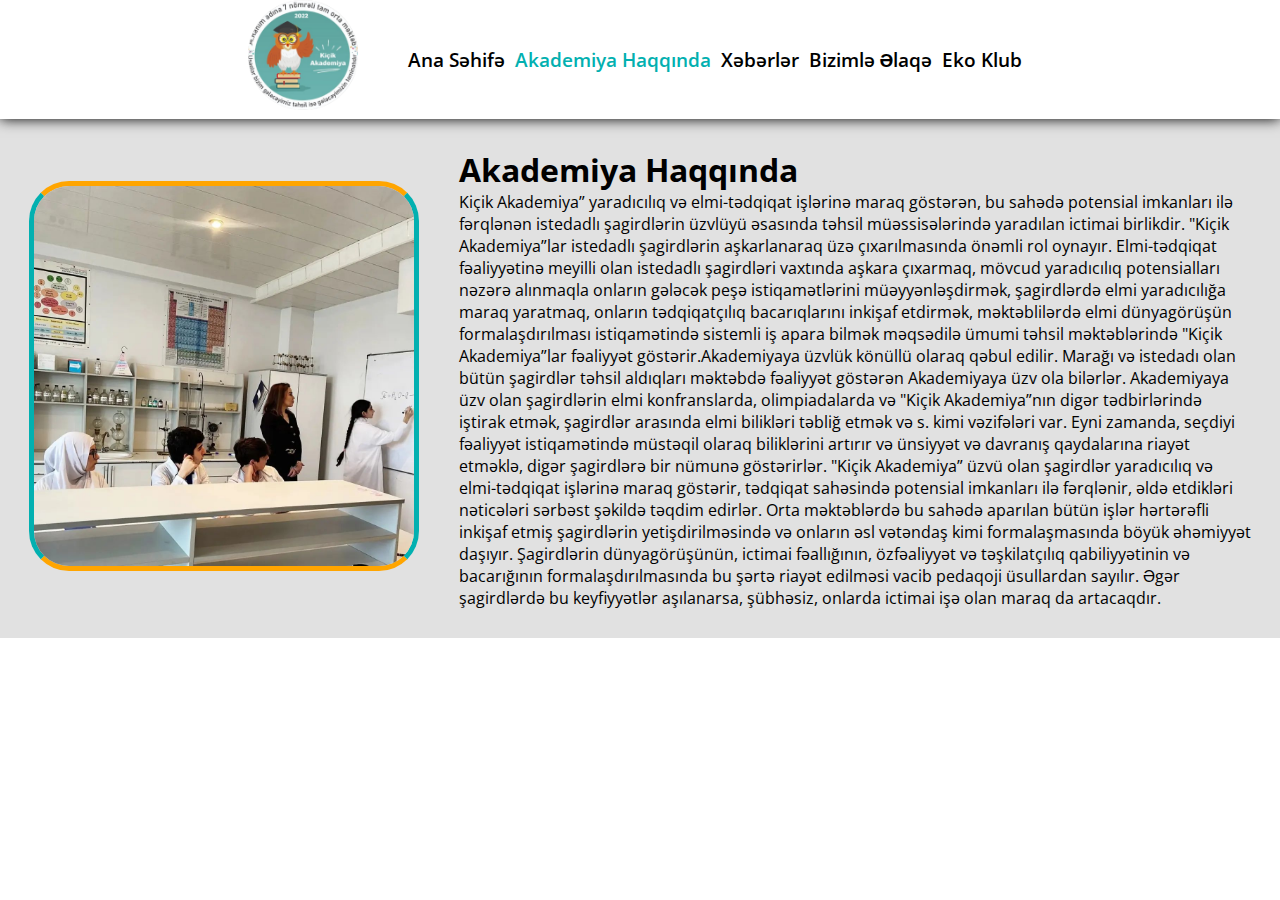
<file: about.html>
<!DOCTYPE html>
<html lang="en">
<head>
    <meta charset="UTF-8">
    <meta name="viewport" content="width=device-width, initial-scale=1.0">
    <link rel="stylesheet" href="about.css">
    <link rel="preconnect" href="https://fonts.googleapis.com" />
		<link rel="preconnect" href="https://fonts.gstatic.com" crossorigin />
		<link
			href="https://fonts.googleapis.com/css2?family=Open+Sans:wght@300;400;500;600;700;800&display=swap"
			rel="stylesheet"/>
    <title>Kiçik Akademiya</title>
</head>
<body>
    <main>
    <header>
        <div class="logo-wrapper">
           <h1 class="logo"><img src="logo-removebg-preview.png" width="110px" height="110px"></h1>
        </div>
        <div class="menu" id="menu">
            <img class="image" src="menubuttonofthreelines_79781.png" alt="Menu" onclick="toggleMenu()">
            <div class="links" id="links">
              <a href="index.html">Ana Səhifə</a>
              <a class="active" href="#">Akademiya Haqqında</a>
              <a href="news.html">Xəbərlər</a>
              <a href="index.html#section6-wrapper" >Bizimlə Əlaqə</a>
              <a href="ekoclub.html">Eko Klub</a>
              <button class="close-button" onclick="toggleMenu()"><img src="menubuttonofthreelines_79781.png" width="30px" height="30px"></button>
            </div>
          </div>
    </header>
    <section class="section1-wrapper">
        <div class="img-wrapper">
            <img src="kim.jpeg" width="380px" height="380px">
        </div>
        <div class="main-part">
            <h1>Akademiya Haqqında</h1>
            <p>Kiçik Akademiya” yaradıcılıq və elmi-tədqiqat işlərinə maraq göstərən, bu sahədə potensial imkanları ilə fərqlənən istedadlı şagirdlərin üzvlüyü əsasında təhsil müəssisələrində yaradılan ictimai birlikdir. "Kiçik Akademiya”lar istedadlı şagirdlərin aşkarlanaraq üzə çıxarılmasında önəmli rol oynayır. Elmi-tədqiqat fəaliyyətinə meyilli olan istedadlı şagirdləri vaxtında aşkara çıxarmaq, mövcud yaradıcılıq potensialları nəzərə alınmaqla onların gələcək peşə istiqamətlərini müəyyənləşdirmək, şagirdlərdə elmi yaradıcılığa maraq yaratmaq, onların tədqiqatçılıq bacarıqlarını inkişaf etdirmək, məktəblilərdə elmi dünyagörüşün formalaşdırılması istiqamətində sistemli iş apara bilmək məqsədilə ümumi təhsil məktəblərində "Kiçik Akademiya”lar fəaliyyət göstərir.Akademiyaya üzvlük könüllü olaraq qəbul edilir. Marağı və istedadı olan bütün şagirdlər təhsil aldıqları məktəbdə fəaliyyət göstərən Akademiyaya üzv ola bilərlər. Akademiyaya üzv olan şagirdlərin elmi konfranslarda, olimpiadalarda və "Kiçik Akademiya”nın digər tədbirlərində iştirak etmək, şagirdlər arasında elmi bilikləri təbliğ etmək və s. kimi vəzifələri var. Eyni zamanda, seçdiyi fəaliyyət istiqamətində müstəqil olaraq biliklərini artırır və ünsiyyət və davranış qaydalarına riayət etməklə, digər şagirdlərə bir nümunə göstərirlər. "Kiçik Akademiya” üzvü olan şagirdlər yaradıcılıq və elmi-tədqiqat işlərinə maraq göstərir, tədqiqat sahəsində potensial imkanları ilə fərqlənir, əldə etdikləri nəticələri sərbəst şəkildə təqdim edirlər. Orta məktəblərdə bu sahədə aparılan bütün işlər hərtərəfli inkişaf etmiş şagirdlərin yetişdirilməsində və onların əsl vətəndaş kimi formalaşmasında böyük əhəmiyyət daşıyır. Şagirdlərin dünyagörüşünün, ictimai fəallığının, özfəaliyyət və təşkilatçılıq qabiliyyətinin və bacarığının formalaşdırılmasında bu şərtə riayət edilməsi vacib pedaqoji üsullardan sayılır. Əgər şagirdlərdə bu keyfiyyətlər aşılanarsa, şübhəsiz, onlarda ictimai işə olan maraq da artacaqdır.</p>
        </div>
    </section>
    <script src="script.js"></script>
</file>
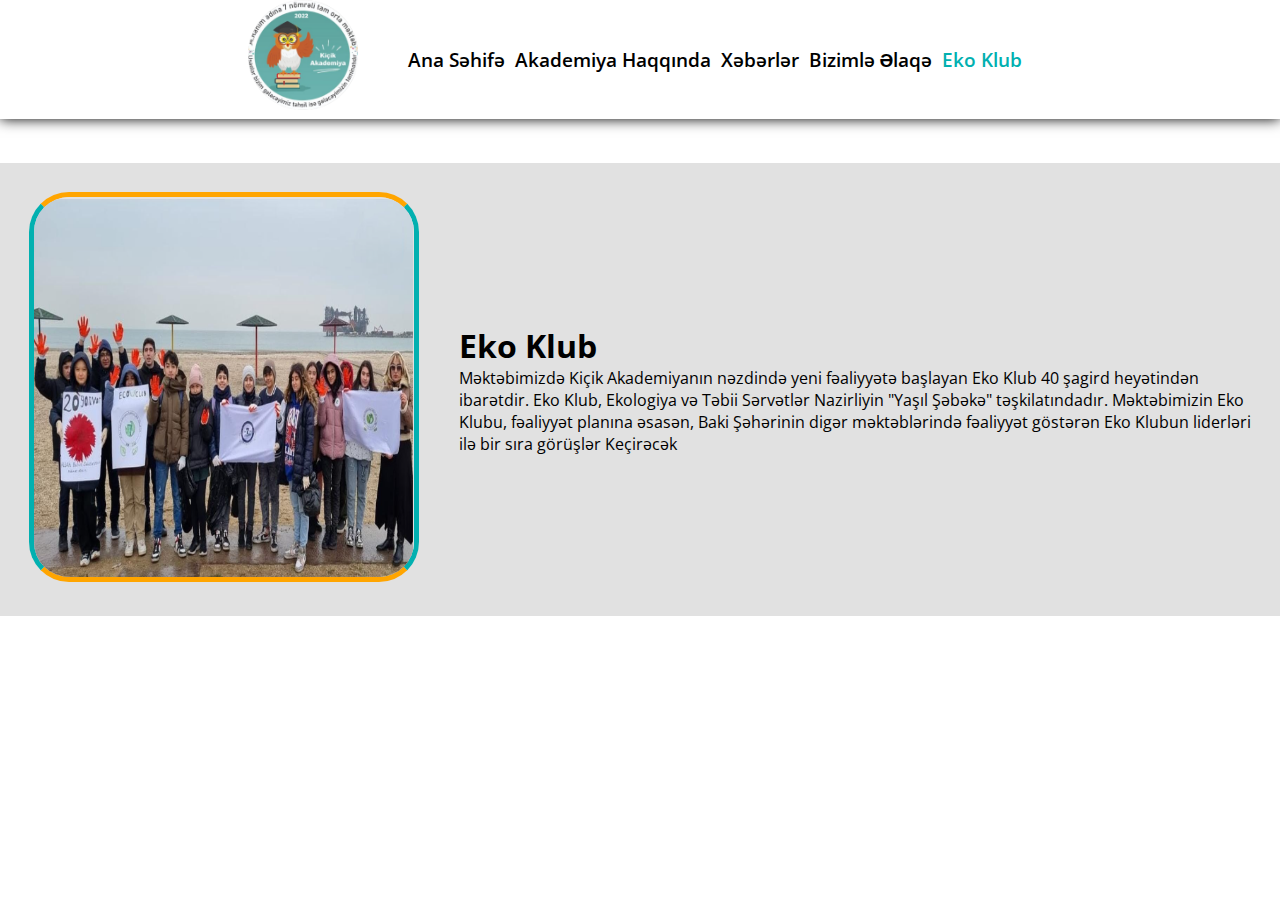
<file: ekoclub.html>
<!DOCTYPE html>
<html lang="en">
<head>
    <meta charset="UTF-8">
    <meta name="viewport" content="width=device-width, initial-scale=1.0">
    <link rel="stylesheet" href="about.css">
    <link rel="preconnect" href="https://fonts.googleapis.com" />
		<link rel="preconnect" href="https://fonts.gstatic.com" crossorigin />
		<link
			href="https://fonts.googleapis.com/css2?family=Open+Sans:wght@300;400;500;600;700;800&display=swap"
			rel="stylesheet"/>
    <title>Kiçik Akademiya</title>
</head>
<body>
    <main>
    <header>
        <div class="logo-wrapper">
           <h1 class="logo"><img src="logo-removebg-preview.png" width="110px" height="110px"></h1>
        </div>
        <div class="menu" id="menu">
            <img class="image" src="menubuttonofthreelines_79781.png" alt="Menu" onclick="toggleMenu()">
            <div class="links" id="links">
              <a href="index.html">Ana Səhifə</a>
              <a href="about.html">Akademiya Haqqında</a>
              <a href="news.html">Xəbərlər</a>
              <a href="index.html#section6-wrapper">Bizimlə Əlaqə</a>
              <a class="active" href="#">Eko Klub</a>
              <button class="close-button" onclick="toggleMenu()"><img src="menubuttonofthreelines_79781.png" width="30px" height="30px"></button>
            </div>
          </div>
    </header>   
    <br><br>
    <section class="section1-wrapper">
        <div class="img-wrapper">
            <img src="eco.png" width="380px" height="380px">
        </div>
        <div class="main-part">
            <h1>Eko Klub</h1>
            <p>Məktəbimizdə Kiçik Akademiyanın nəzdində yeni fəaliyyətə başlayan Eko Klub 40 şagird heyətindən ibarətdir. Eko Klub, Ekologiya və Təbii Sərvətlər Nazirliyin "Yaşıl Şəbəkə" təşkilatındadır. Məktəbimizin Eko Klubu, fəaliyyət planına əsasən, Baki Şəhərinin digər məktəblərində fəaliyyət göstərən Eko Klubun liderləri ilə bir sıra görüşlər Keçirəcək</p>
        </div>
    </section>
    <script src="script.js"></script>
</file>
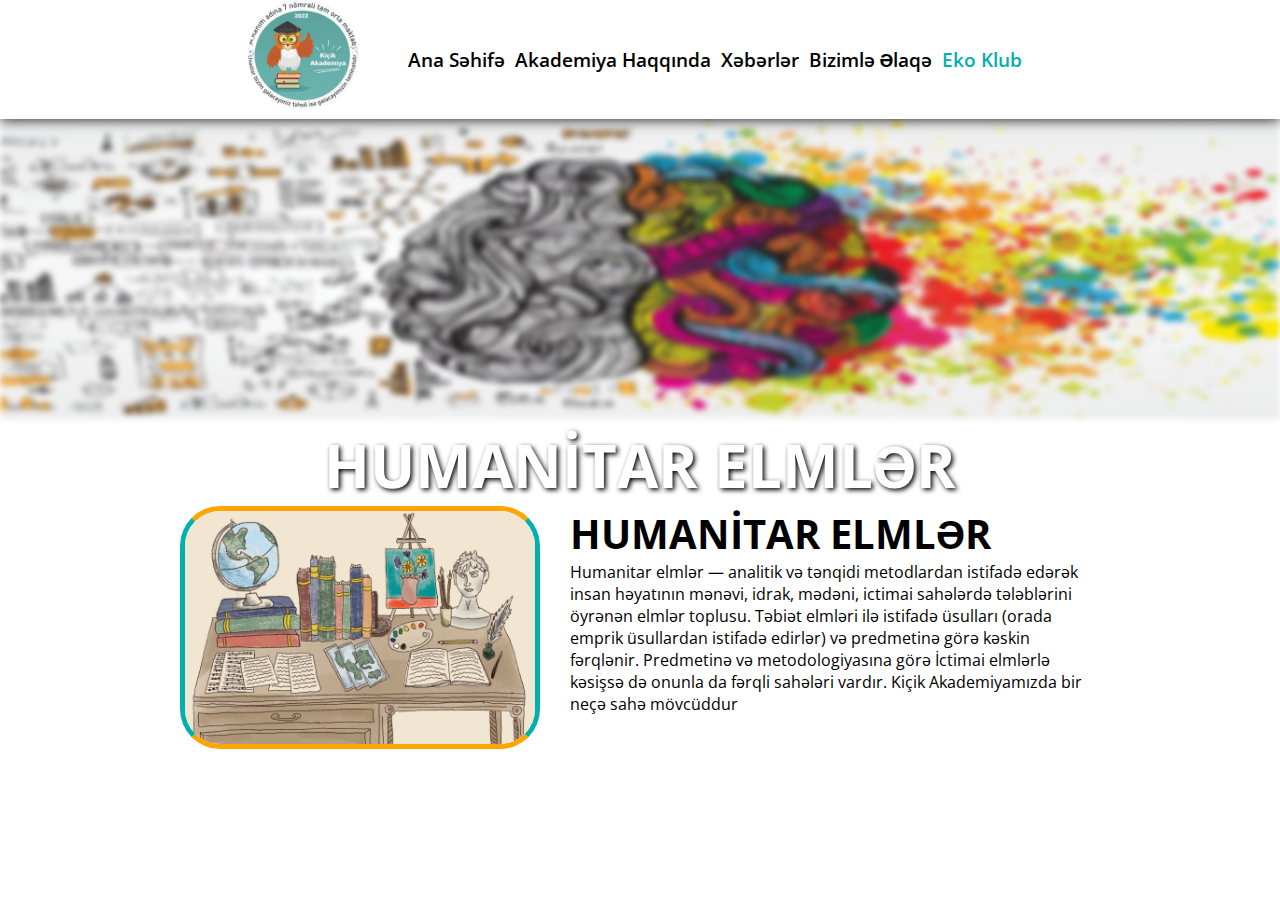
<file: humanitar.html>
<!DOCTYPE html>
<html lang="en">
<head>
    <meta charset="UTF-8">
    <meta name="viewport" content="width=device-width, initial-scale=1.0">
    <link rel="stylesheet" href="ecoclub.css">
    <link rel="preconnect" href="https://fonts.googleapis.com" />
		<link rel="preconnect" href="https://fonts.gstatic.com" crossorigin />
		<link
			href="https://fonts.googleapis.com/css2?family=Open+Sans:wght@300;400;500;600;700;800&display=swap"
			rel="stylesheet"/>
    <title>Kiçik Akademiya</title>
</head>
<body>
    <main>
    <header>
        <div class="logo-wrapper">
           <h1 class="logo"><img src="logo-removebg-preview.png" width="110px" height="110px"></h1>
        </div>
        <div class="menu" id="menu">
            <img class="image" src="menubuttonofthreelines_79781.png" alt="Menu" onclick="toggleMenu()">
            <div class="links" id="links">
              <a href="index.html">Ana Səhifə</a>
              <a href="#">Akademiya Haqqında</a>
              <a href="news.html">Xəbərlər</a>
              <a href="index.html#section6-wrapper">Bizimlə Əlaqə</a>
              <a class="active" href="ekoclub.html">Eko Klub</a>
              <button class="close-button" onclick="toggleMenu()"><img src="menubuttonofthreelines_79781.png" width="30px" height="30px"></button>
            </div>
          </div>
    </header>
    <section class="section-wrapper">
        <div class="image-wrapper">
            <img src="HUMANITIES.jpg" alt="">
            <h1>HUMANİTAR ELMLƏR</h1>
        </div>
        <div class="word-wrapper">
            <div class="img">
                <img src="Humanities-Molly-Parker.jpg">
            </div>
            <div class="word">
            <h1>HUMANİTAR ELMLƏR</h1>
            <p>Humanitar elmlər — analitik və tənqidi metodlardan istifadə edərək insan həyatının mənəvi, idrak, mədəni, ictimai sahələrdə tələblərini öyrənən elmlər toplusu. Təbiət elmləri ilə istifadə üsulları (orada emprik üsullardan istifadə edirlər) və predmetinə görə kəskin fərqlənir. Predmetinə və metodologiyasına görə İctimai elmlərlə kəsişsə də onunla da fərqli sahələri vardır. Kiçik Akademiyamızda bir neçə sahə mövcüddur</p>
            </div>  
        </div><br><br><br>
    </section>  
    <script src="script.js"></script>
    </body>
    </html>
</file>
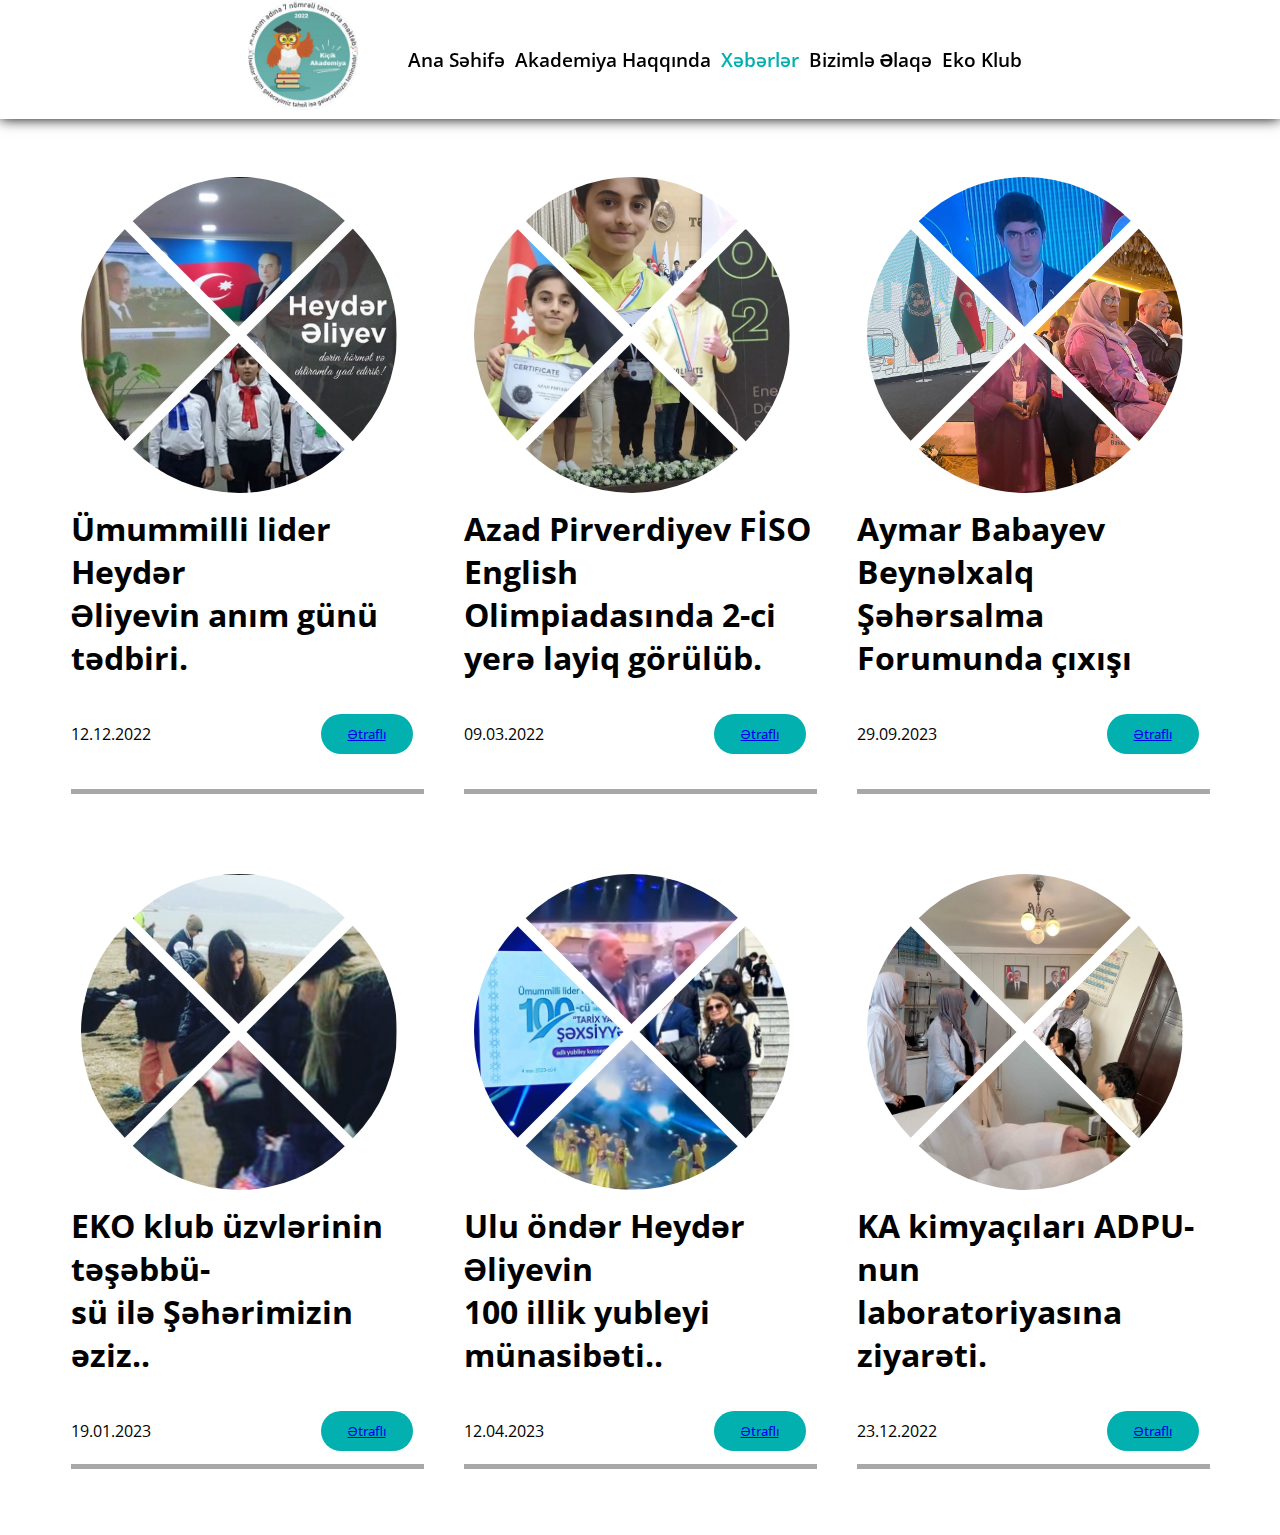
<file: news.html>
<!DOCTYPE html>
<html lang="en">
<head>
    <meta charset="UTF-8">
    <meta name="viewport" content="width=device-width, initial-scale=1.0">
    <link rel="stylesheet" href="news.css">
    <link rel="preconnect" href="https://fonts.googleapis.com" />
		<link rel="preconnect" href="https://fonts.gstatic.com" crossorigin />
		<link
			href="https://fonts.googleapis.com/css2?family=Open+Sans:wght@300;400;500;600;700;800&display=swap"
			rel="stylesheet"/>
    <title>Kiçik Akademiya</title>
</head>
<body>
    <main>
    <header>
        <div class="logo-wrapper">
           <h1 class="logo"><img src="logo-removebg-preview.png" width="110px" height="110px"></h1>
        </div>
        <div class="menu" id="menu">
            <img class="image" src="menubuttonofthreelines_79781.png" alt="Menu" onclick="toggleMenu()">
            <div class="links" id="links">
              <a href="index.html">Ana Səhifə</a>
              <a href="about.html">Akademiya Haqqında</a>
              <a class="active" href="#">Xəbərlər</a>
              <a href="index.html#section6-wrapper">Bizimlə Əlaqə</a>
              <a href="ekoclub.html ">Eko Klub</a>
              <button class="close-button" onclick="toggleMenu()"><img src="menubuttonofthreelines_79781.png" width="30px" height="30px"></button>
            </div>
          </div>
    </header><br><br><br>
    <section>
        <div class="part1">

            <div class="news">
                <div class="img">
    <div class="gallery">
  <img src="HE anim3.png" alt="a hot air balloon">
  <img src="HE anim.png" alt="a sky photo of an old city">
  <img src="HE anim4.png" alt="a small boat">
  <img src="HE anim2.png" alt="a forest">
</div>
                </div><br>
                <div class="word-wrapper">
                    <h1>Ümummilli lider Heydər <br>
                        Əliyevin anım günü tədbiri.</h1>
                </div>
                <div class="main-things">
                    <p>12.12.2022</p>
                    <button><a href="https://www.instagram.com/p/CmEa2oeNesA/?utm_source=ig_web_copy_link&igshid=MzRlODBiNWFlZA==">Ətraflı</a></button><br><br><br>
                   <br><br>
                   
                </div>
            </div>

            <div class="news">
                <div class="img">
                        <div class="gallery">
  <img src="azad4.png" alt="a hot air balloon">
  <img src="azad2.png" alt="a sky photo of an old city">
  <img src="Azad3.png" alt="a small boat">
  <img src="azad1.png" alt="a forest">
</div>
                </div><br>
                <div class="word-wrapper">
                    <h1>Azad Pirverdiyev FİSO English <br>
                         Olimpiadasında 2-ci yerə layiq görülüb.</h1>
                </div><br>
                <div class="main-things">
                    <p>09.03.2022</p>
                    <button><a href="https://www.instagram.com/p/Cpkx3YCtFC8/?utm_source=ig_web_copy_link">Ətraflı</a></button><br><br><br>
                </div>
            </div> 
             
            <div class="news">
                <div class="img">
                        <div class="gallery">
  <img src="cixis4.jpeg" alt="a hot air balloon">
  <img src="cixis2.jpeg" alt="a sky photo of an old city">
  <img src="cixis3.jpeg" alt="a small boat">
  <img src="cixis1.jpeg" alt="a forest">
</div>
                </div><br>
                <div class="word-wrapper">
                    <h1>Aymar Babayev Beynəlxalq <br>
                         Şəhərsalma Forumunda çıxışı</h1>
                </div><br>
                <div class="main-things">
                    <p>29.09.2023</p>
                    <button><a href="https://www.instagram.com/p/Cx91vVvNY52/?utm_source=ig_web_copy_link&igshid=MzRlODBiNWFlZA==">Ətraflı</a></button><br><br><br>
                </div>
            </div>
        </div><br><br><br><br>

        <div class="part2">

            <div class="news">
                <div class="img">
                        <div class="gallery">
  <img src="eko2.png" alt="a hot air balloon">
  <img src="eko4.png" alt="a sky photo of an old city">
  <img src="eko1.png" alt="a small boat">
  <img src="eko3.png" alt="a forest">
</div>
                </div><br>
                <div class="word-wrapper">
                    <h1>EKO klub üzvlərinin təşəbbü-<br>
                        sü ilə Şəhərimizin əziz..</h1>
                </div><br>
                <div class="main-things">
                    <p>19.01.2023</p>
                    <button><a href="https://www.instagram.com/p/Cnl_WBeNJlx/?utm_source=ig_web_copy_link&igshid=MzRlODBiNWFlZA==">Ətraflı</a></button><br><br><br>
                </div>
            </div>

            <div class="news">
                <div class="img">
                        <div class="gallery">
  <img src="102.png" alt="a hot air balloon">
  <img src="103.png" alt="a sky photo of an old city">
  <img src="101.png" alt="a small boat">
  <img src="104.png" alt="a forest">
</div>
                </div><br>
                <div class="word-wrapper">
                    <h1>Ulu öndər Heydər Əliyevin<br>
                        100 illik yubleyi münasibəti..</h1>
                </div><br>
                <div class="main-things">
                    <p>12.04.2023</p>
                    <button><a href="https://www.instagram.com/p/Cr1MIBKNyI9/?utm_source=ig_web_copy_link&igshid=MzRlODBiNWFlZA==">Ətraflı</a></button><br><br><br>
                </div>
            </div>

            <div class="news">
                <div class="img">
                        <div class="gallery">
  <img src="kimya3.png" alt="a hot air balloon">
  <img src="kimya2.png" alt="a sky photo of an old city">
  <img src="kimya4.png" alt="a small boat">
  <img src="kimya1.png" alt="a forest">
</div>
                </div><br>
                <div class="word-wrapper">
                    <h1>KA kimyaçıları ADPU-nun <br>
                         laboratoriyasına ziyarəti.</h1>
                </div><br>
                <div class="main-things">
                    <p>23.12.2022</p>
                    <button><a href="https://www.instagram.com/p/CmYCHNrqKs2/?utm_source=ig_web_copy_link">Ətraflı</a></button><br><br><br>
                </div>
            </div>
    </section><br><br><br>
    <script src="script.js"></script>
    </main>
    </body>
    </html>
</file>
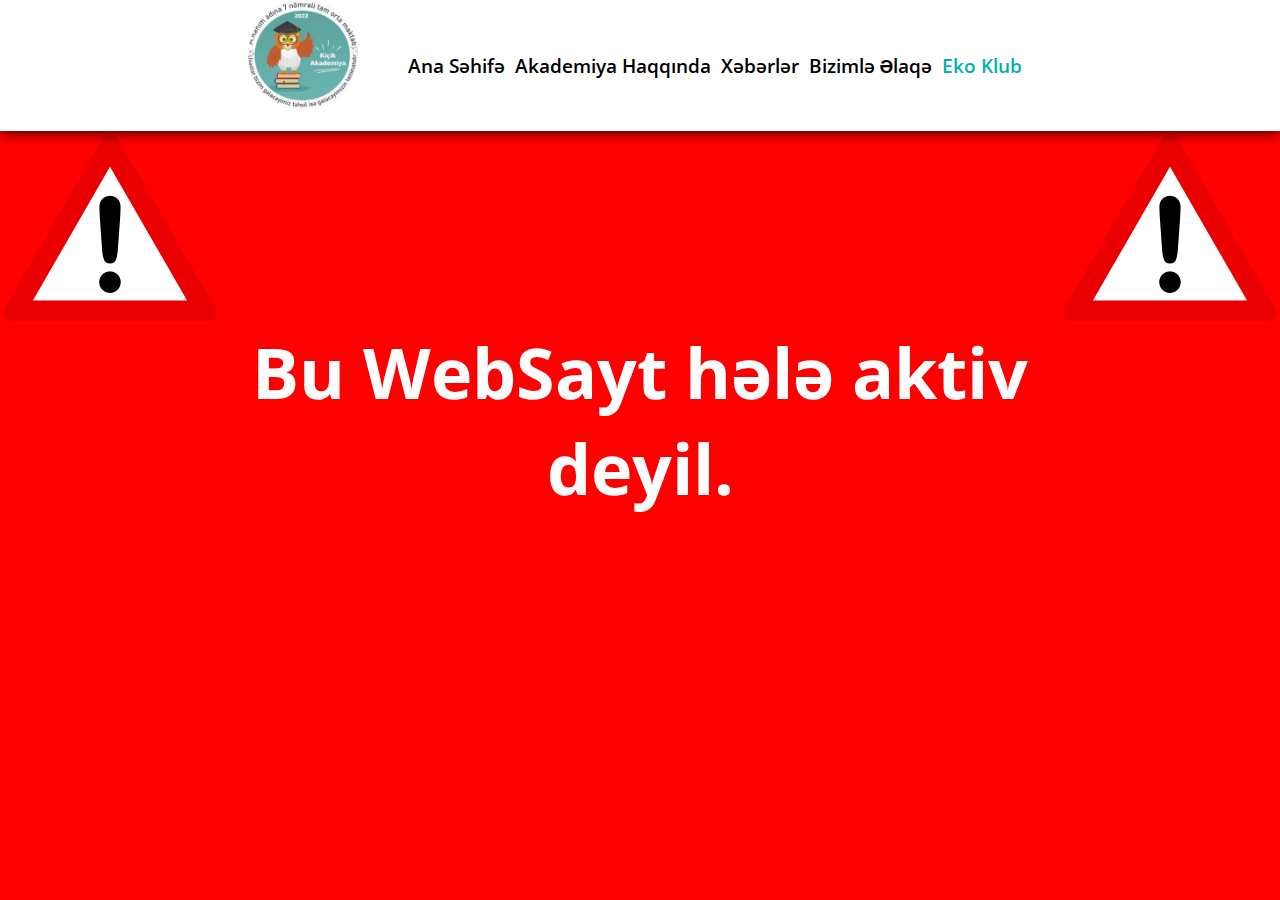
<file: soon.html>
<!DOCTYPE html>
<html lang="en">
<head>
    <meta charset="UTF-8">
    <meta name="viewport" content="width=device-width, initial-scale=1.0">
    <link rel="stylesheet" href="ecoclub.css">
    <title>Document</title>
</head>
<body>
    <!DOCTYPE html>
<html lang="en">
<head>
    <meta charset="UTF-8">
    <meta name="viewport" content="width=device-width, initial-scale=1.0">
    <link rel="stylesheet" href="ecoclub.css">
    <link rel="preconnect" href="https://fonts.googleapis.com" />
		<link rel="preconnect" href="https://fonts.gstatic.com" crossorigin />
		<link
			href="https://fonts.googleapis.com/css2?family=Open+Sans:wght@300;400;500;600;700;800&display=swap"
			rel="stylesheet"/>
    <title>Kiçik Akademiya</title>
</head>
<body>
    <main>
    <header>
        <div class="logo-wrapper">
           <h1 class="logo"><img src="logo-removebg-preview.png" width="110px" height="110px"></h1>
        </div>
        <div class="menu" id="menu">
            <img class="image" src="menubuttonofthreelines_79781.png" alt="Menu" onclick="toggleMenu()">
            <div class="links" id="links">
              <a href="index.html">Ana Səhifə</a>
              <a href="about.html">Akademiya Haqqında</a>
              <a href="news.html">Xəbərlər</a>
              <a href="index.html#section6-wrapper">Bizimlə Əlaqə</a>
              <a class="active" href="ekoclub.html">Eko Klub</a>
              <button class="close-button" onclick="toggleMenu()"><img src="menubuttonofthreelines_79781.png" width="30px" height="30px"></button>
            </div>
          </div>
    </header>
    <div class="imgs">
    <img src="danger.webp" alt="">
    <img src="danger.webp" alt="">
    </div>
    <h1>Bu WebSayt hələ aktiv <br> deyil.</h1>
    <style>
        body{
            background-color: red;
        }
        h1{
            text-align: center;
            font-weight: 700;
            font-size: 70px;
            color: white;
        }
        .imgs{
            display: flex;
            justify-content: space-between;
        }
    </style>
    <script src="script.js"></script>
</body>
</html>
</file>
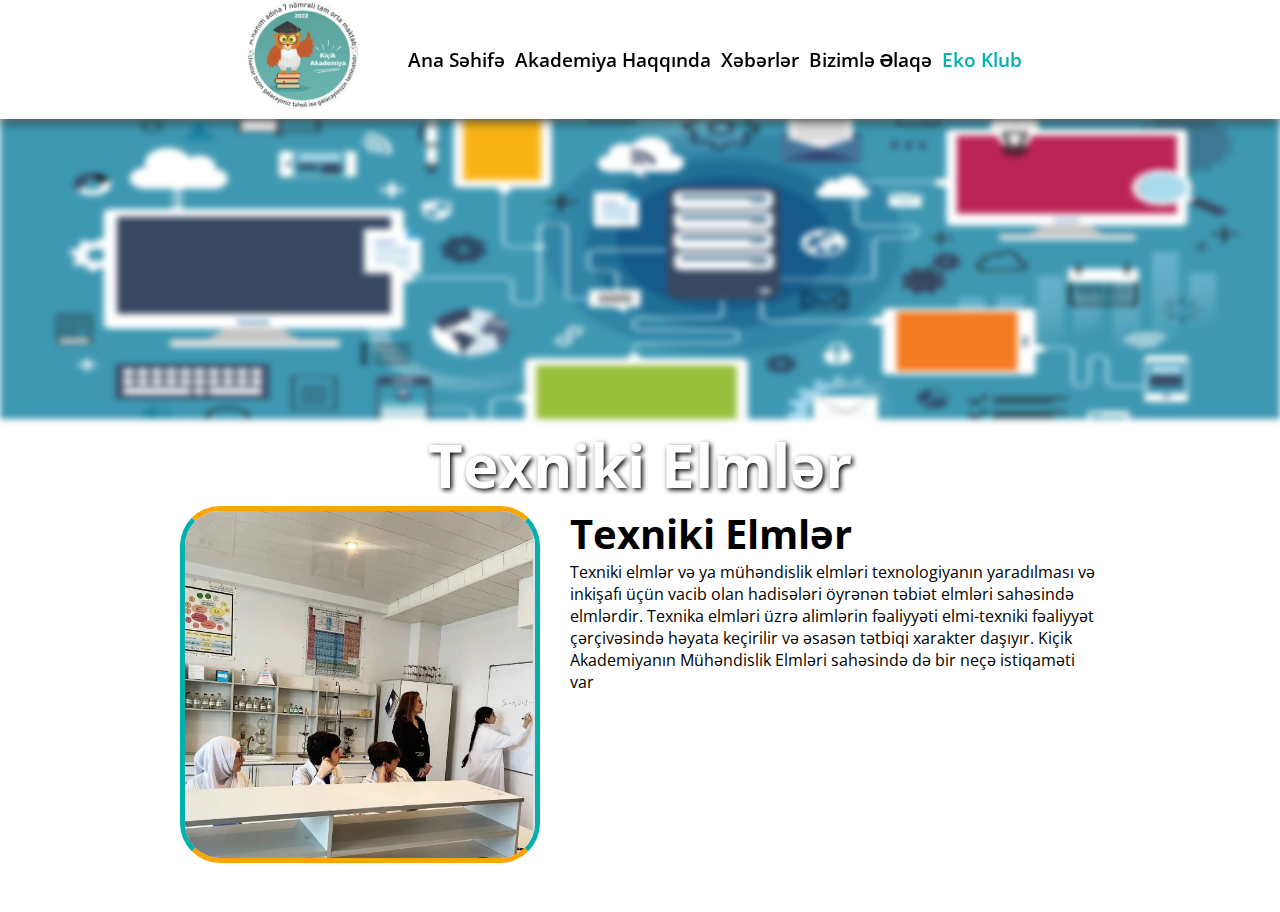
<file: texnikielm.html>
<!DOCTYPE html>
<html lang="en">
<head>
    <meta charset="UTF-8">
    <meta name="viewport" content="width=device-width, initial-scale=1.0">
    <link rel="stylesheet" href="ecoclub.css">
    <link rel="preconnect" href="https://fonts.googleapis.com" />
		<link rel="preconnect" href="https://fonts.gstatic.com" crossorigin />
		<link
			href="https://fonts.googleapis.com/css2?family=Open+Sans:wght@300;400;500;600;700;800&display=swap"
			rel="stylesheet"/>
    <title>Kiçik Akademiya</title>
</head>
<body>
    <main>
    <header>
        <div class="logo-wrapper">
           <h1 class="logo"><img src="logo-removebg-preview.png" width="110px" height="110px"></h1>
        </div>
        <div class="menu" id="menu">
            <img class="image" src="menubuttonofthreelines_79781.png" alt="Menu" onclick="toggleMenu()">
            <div class="links" id="links">
              <a href="index.html">Ana Səhifə</a>
              <a href="about.html">Akademiya Haqqında</a>
              <a href="news.html">Xəbərlər</a>
              <a href="index.html#section6-wrapper">Bizimlə Əlaqə</a>
              <a class="active" href="ekoclub.html">Eko Klub</a>
              <button class="close-button" onclick="toggleMenu()"><img src="menubuttonofthreelines_79781.png" width="30px" height="30px"></button>
            </div>
          </div>
    </header>
    <section class="section-wrapper">
        <div class="image-wrapper">
            <img src="texnikielm.jpg" alt="">
            <h1>Texniki Elmlər</h1>
        </div>
        <div class="word-wrapper">
            <div class="img">
                <img src="texniki elm1.png" alt="">
            </div>
            <div class="word">
            <h1>Texniki Elmlər</h1>
            <p>Texniki elmlər və ya mühəndislik elmləri texnologiyanın yaradılması və inkişafı üçün vacib olan hadisələri öyrənən təbiət elmləri sahəsində elmlərdir. Texnika elmləri üzrə alimlərin fəaliyyəti elmi-texniki fəaliyyət çərçivəsində həyata keçirilir və əsasən tətbiqi xarakter daşıyır. Kiçik Akademiyanın Mühəndislik Elmləri sahəsində də bir neçə istiqaməti var</p>
            </div>  
        </div><br><br>
        <script src="script.js"></script>
    </section>
    </main>
    </body>
    </html>
</file>
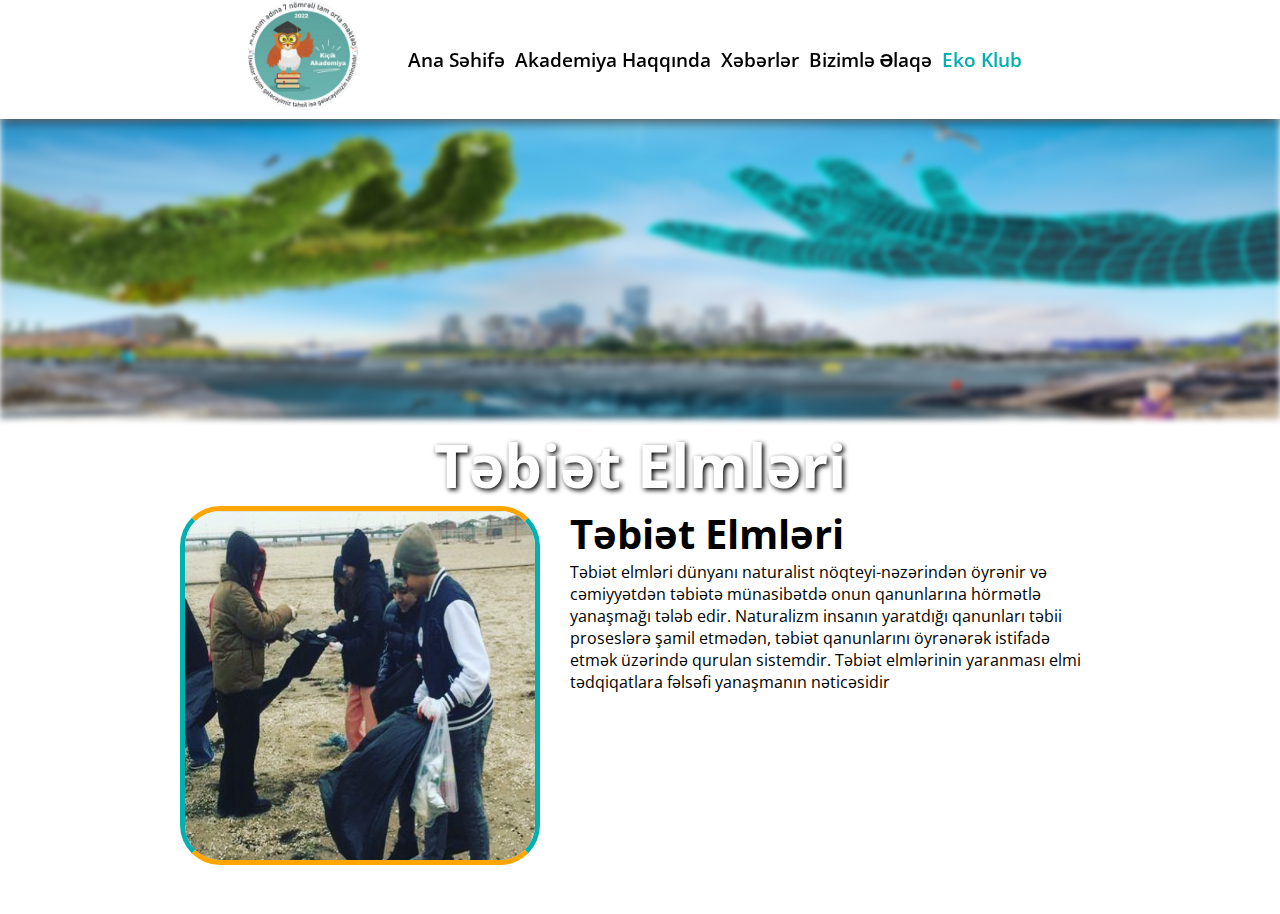
<file: təbiətelm.html>
<!DOCTYPE html>
<html lang="en">
<head>
    <meta charset="UTF-8">
    <meta name="viewport" content="width=device-width, initial-scale=1.0">
    <link rel="stylesheet" href="ecoclub.css">
    <link rel="preconnect" href="https://fonts.googleapis.com" />
		<link rel="preconnect" href="https://fonts.gstatic.com" crossorigin />
		<link
			href="https://fonts.googleapis.com/css2?family=Open+Sans:wght@300;400;500;600;700;800&display=swap"
			rel="stylesheet"/>
    <title>Kiçik Akademiya</title>
</head>
<body>
    <main>
    <header>
        <div class="logo-wrapper">
           <h1 class="logo"><img src="logo-removebg-preview.png" width="110px" height="110px"></h1>
        </div>
        <div class="menu" id="menu">
            <img class="image" src="menubuttonofthreelines_79781.png" alt="Menu" onclick="toggleMenu()">
            <div class="links" id="links">
              <a href="index.html">Ana Səhifə</a>
              <a href="about.html">Akademiya Haqqında</a>
              <a href="news.html">Xəbərlər</a>
              <a href="index.html#section6-wrapper">Bizimlə Əlaqə</a>
              <a class="active" href="ekoclub.html">Eko Klub</a>
              <button class="close-button" onclick="toggleMenu()"><img src="menubuttonofthreelines_79781.png" width="30px" height="30px"></button>
            </div>
          </div>
    </header>
    <section class="section-wrapper">
        <div class="image-wrapper">
            <img src="natural sciences.jpg" alt="">
            <h1>Təbiət Elmləri</h1>
        </div>
        <div class="word-wrapper">
            <div class="img">
                <img src="tebiet elm.png" alt="">
            </div>
            <div class="word">
            <h1>Təbiət Elmləri</h1>
            <p>Təbiət elmləri dünyanı naturalist nöqteyi-nəzərindən öyrənir və cəmiyyətdən təbiətə münasibətdə onun qanunlarına hörmətlə yanaşmağı tələb edir. Naturalizm insanın yaratdığı qanunları təbii proseslərə şamil etmədən, təbiət qanunlarını öyrənərək istifadə etmək üzərində qurulan sistemdir. Təbiət elmlərinin yaranması elmi tədqiqatlara fəlsəfi yanaşmanın nəticəsidir</p>
            </div>
        </div><br><br>
    </section>
    <script src="script.js"></script>
    </body>
    </html>
</file>
<file: about.css>
*{
    margin: 0;
    font-family: "Open Sans", sans-serif;
  }
  header{
      display: flex;
      justify-content:center;
      align-items: center;
      gap: 50px;
      box-shadow: 0 0 13px 0;
      position: sticky;
      top: 0;
      z-index: 100;
      background-color: #fff;
  }
  .menu {
    display: flex;
    align-items: center;
    position: relative; /* Mobil menüyü açık tutmak için gerekli */
  }
  .image {
    width: 40px; /* Resmin genişliğini ve yüksekliğini ihtiyacınıza göre ayarlayın */
    height: 40px;
    cursor: pointer;
    margin-right: 10px;
    display: none; /* Fotorafı başlangıçta gizle */
    transition: 2s all;
  }
  .links {
    display: flex;
    font-weight: 500; /* Linkleri başlangıçta göster */
  }
  ::selection{
    background-color: #ebc7b5;
  }
  .links a {
    display: block;
    margin-right: 10px;
    text-decoration: none;
    color: black;
    font-size: 17px;
    transition: 1s all;
    cursor: pointer;
    font-weight: 600;
    font-size: 19px;
  }
  .links a:hover{
    color:rgb(2, 176, 176)
  }
  .close-button {
    display: none;
    position: fixed;
    top: 10px;
    right: 10px;
    background-color: #fff;
    border: 1px solid #333;
    padding: 5px 10px;
    cursor: pointer;
  }
  
  #menu.show .close-button {
    display: block;
  }
  .main-words h1{
    font-size: 60px;
    color: orange;
    position: relative;
  }
  span{
    color: rgb(2, 176, 176);
  }
  .links .active {
    color:rgb(2, 176, 176);
  }
  .img-wrapper img{
    border-radius: 40px;
    border-left: solid 5px rgb(2, 176, 176);
    border-right: solid 5px rgb(2, 176, 176);
    border-top: solid 5px orange;
    border-bottom: solid 5px orange;
  }
  .section1-wrapper{
    background-color: #e1e1e1;
    padding: 29px;
    align-items: center;
    display: flex;
    gap: 40px;
  }
  @media (max-width: 768px) {
  .links {
    position: fixed;
    top: 0;
    left: 0;
    width: 100%;
    height: 100%;
    display: none; /* Fotorafa tıklandığında göster */
    background-color: rgba(255, 255, 255, 0.9);
    padding: 20px;
  }
  
  #menu.show .links {
    display: block;
  }
  
  .links a {
    display: block;
    margin-bottom: 10px;
    text-decoration: none;
    color: #333;
  }
  .image {
    display: block; /* Mobilde fotorafı göster */
  } 
  .section1-wrapper{
    display: block;
  }
  .section1-wrapper img{
    align-items: center;
    display: block;
    margin-left: auto;
    margin-right: auto;
  }

  .section1-wrapper h1{
    text-align: center;
  }
  .section1-wrapper p{
    text-align: center;
  }
  }
  @media (max-width: 420px) {
    .section1-wrapper img{
      width: 290px;
      height: 300px;
    }
  }
</file>
<file: ecoclub.css>
*{
    margin: 0;
    font-family: "Open Sans", sans-serif;
  }
  header{
      display: flex;
      justify-content:center;
      align-items: center;
      gap: 50px;
      box-shadow: 0 0 13px 0;
      position: sticky;
      top: 0;
      z-index: 100;
      background-color: #fff;
  }
  .menu {
    display: flex;
    align-items: center;
    position: relative; /* Mobil menüyü açık tutmak için gerekli */
  }
  .image {
    width: 40px; /* Resmin genişliğini ve yüksekliğini ihtiyacınıza göre ayarlayın */
    height: 40px;
    cursor: pointer;
    margin-right: 10px;
    display: none; /* Fotorafı başlangıçta gizle */
    transition: 2s all;
  }
  .links {
    display: flex;
    font-weight: 500; /* Linkleri başlangıçta göster */
  }
  ::selection{
    background-color: #ebc7b5;
  }
  .links a {
    display: block;
    margin-right: 10px;
    text-decoration: none;
    color: black;
    font-size: 17px;
    transition: 1s all;
    cursor: pointer;
    font-weight: 600;
    font-size: 19px;
  }
  .links a:hover{
    color:rgb(2, 176, 176)
  }
  .close-button {
    display: none;
    position: fixed;
    top: 10px;
    right: 10px;
    background-color: #fff;
    border: 1px solid #333;
    padding: 5px 10px;
    cursor: pointer;
  }
  
  #menu.show .close-button {
    display: block;
  }
  .main-words h1{
    font-size: 60px;
    color: orange;
    position: relative;
  }
  .main-part{
    margin-bottom:230px;
  }
  span{
    color: rgb(2, 176, 176);
  }
  .links .active {
    color:rgb(2, 176, 176);
  }
  .img-wrapper img{
    border-radius: 40px;
    border-left: solid 5px rgb(2, 176, 176);
    border-right: solid 5px rgb(2, 176, 176);
    border-top: solid 5px orange;
    border-bottom: solid 5px orange;
  }
  .section1-wrapper{
    background-color: #e1e1e1;
    padding: 29px;
    align-items: center;
    display: flex;
    gap: 40px;
  }
  .image-wrapper img{
    width:100%;
    height: 300px;
    position: relative;
    filter: blur(3px);
    
  }
  .image-wrapper h1{
    text-align: center;
    color: white;
    font-weight: 700;
    font-size: 60px;
    text-shadow: 2px 2px 5px black;
  }
  .img img{
    border-radius: 40px;
    width: 350px;
    border-left: solid 5px rgb(2, 176, 176);
    border-right: solid 5px rgb(2, 176, 176);
    border-top: solid 5px orange;
    border-bottom: solid 5px orange;
  }
  .word-wrapper{
    display: flex;
    justify-content: center;
    gap: 30px;
    padding: 0 180px;
  }
  .word-wrapper h1{
    font-size: 40px;
    position: relative;
  }
  @media (max-width: 768px) {
  .links {
    position: fixed;
    top: 0;
    left: 0;
    width: 100%;
    height: 100%;
    display: none; /* Fotorafa tıklandığında göster */
    background-color: rgba(255, 255, 255, 0.9);
    padding: 20px;
  }
  
  #menu.show .links {
    display: block;
  }
  
  .links a {
    display: block;
    margin-bottom: 10px;
    text-decoration: none;
    color: #333;
  }
  .image {
    display: block; /* Mobilde fotorafı göster */
  } 
  .section1-wrapper{
    display: block;
  }
  .section1-wrapper img{
    display: none;
  }
  .section1-wrapper h1{
    text-align: center;
  }
  .section1-wrapper p{
    text-align: center;
  }
  .word h1{
    display: none;
  }
  .word p{
    text-align: center;
  }
  .section-wrapper{
    align-items: center;
    text-align: center;
  }
  p{
    min-width: 300px;
    text-align: center;
  }
}
@media (max-width: 700px) {
  .img img{
    display: none !important;
  }
}
</file>
<file: news.css>
*{
    margin: 0;
    font-family: "Open Sans", sans-serif;
  }
  header{
      display: flex;
      justify-content:center;
      align-items: center;
      gap: 50px;
      box-shadow: 0 0 13px 0;
      position: sticky;
      top: 0;
      z-index: 100;
      background-color: #fff;
  }
  .menu {
    display: flex;
    align-items: center;
    position: relative; /* Mobil menüyü açık tutmak için gerekli */
  }
  .image {
    width: 40px; /* Resmin genişliğini ve yüksekliğini ihtiyacınıza göre ayarlayın */
    height: 40px;
    cursor: pointer;
    margin-right: 10px;
    display: none; /* Fotorafı başlangıçta gizle */
    transition: 2s all;
  }
  .links {
    display: flex;
    font-weight: 500; /* Linkleri başlangıçta göster */
  }
  ::selection{
    background-color: #ebc7b5;
  }
  .links a {
    display: block;
    margin-right: 10px;
    text-decoration: none;
    color: black;
    font-size: 17px;
    transition: 1s all;
    cursor: pointer;
    font-weight: 600;
    font-size: 19px;
  }
  .links a:hover{
    color:rgb(2, 176, 176)
  }
  .close-button {
    display: none;
    position: fixed;
    top: 10px;
    right: 10px;
    background-color: #fff;
    border: 1px solid #333;
    padding: 5px 10px;
    cursor: pointer;
  }
  
  #menu.show .close-button {
    display: block;
  }
  .links .active {
    color:rgb(2, 176, 176);
  }
  .main-things{
    display: flex;
    gap: 170px;
    align-items: center;
  }
  .news:hover{
    border-bottom: solid 5px black;
    transform: translateY(-17px);
  }
  button:hover{
    box-shadow: 2px 2px 8px 8px  grey;
    color: #fff;
    font-weight: 600;
  }
  button{
    border: none;
    border-radius: 20px;
    background-color: rgb(2, 176, 176);
    padding: 11px 27px;
    transition: 1s;
    font-weight: 500;
    text-decoration: none;
    color: #333;
  }
  .news{
    width: 353px;
    transition: 1s linear;
    border-bottom: solid 5px rgb(168, 168, 168);
  }
  .part1{
    display: flex;
    justify-content: center;
    gap: 40px;
  }
  .part2{
    display: flex;
    justify-content: center;
    gap: 40px;
  }
  .img{
    margin: auto;
    margin-left: 18px;
  }
    .gallery {
  --g: 8px;   /* the gap */
  display: grid;
  border-radius: 50%;
}
.gallery > img {
  grid-area: 1/1;
  width: 300px;
  aspect-ratio: 1;
  object-fit: cover;
  border-radius: 50%;
  transform: translate(var(--_x,0),var(--_y,0));
  cursor: pointer;
  z-index: 0;
  transition: .3s, z-index 0s .3s;
}
.gallery img:hover {
  --_i: 1;
  z-index: 1;
  transition: transform .2s, clip-path .3s .2s, z-index 0s;
}
.gallery:hover img {
  transform: translate(0,0);
}
.gallery > img:nth-child(1) {
  clip-path: polygon(50% 50%,calc(50%*var(--_i,0)) calc(120%*var(--_i,0)),0 calc(100%*var(--_i,0)),0 0,100% 0,100% calc(100%*var(--_i,0)),calc(100% - 50%*var(--_i,0)) calc(120%*var(--_i,0)));
  --_y: calc(-1*var(--g))
}
.gallery > img:nth-child(2) {
  clip-path: polygon(50% 50%,calc(100% - 120%*var(--_i,0)) calc(50%*var(--_i,0)),calc(100% - 100%*var(--_i,0)) 0,100% 0,100% 100%,calc(100% - 100%*var(--_i,0)) 100%,calc(100% - 120%*var(--_i,0)) calc(100% - 50%*var(--_i,0)));
  --_x: var(--g)
}
.gallery > img:nth-child(3) {
  clip-path: polygon(50% 50%,calc(100% - 50%*var(--_i,0)) calc(100% - 120%*var(--_i,0)),100% calc(100% - 120%*var(--_i,0)),100% 100%,0 100%,0 calc(100% - 100%*var(--_i,0)),calc(50%*var(--_i,0)) calc(100% - 120%*var(--_i,0)));
  --_y: var(--g)
}
.gallery > img:nth-child(4) {
  clip-path: polygon(50% 50%,calc(120%*var(--_i,0)) calc(50%*var(--_i,0)),calc(100%*var(--_i,0)) 0,0 0,0 100%,calc(100%*var(--_i,0)) 100%,calc(120%*var(--_i,0)) calc(100% - 50%*var(--_i,0)));
  --_x: calc(-1*var(--g))
}
@media (max-width: 768px) {
    .links {
      position: fixed;
      top: 0;
      left: 0;
      width: 100%;
      height: 100%;
      display: none; /* Fotorafa tıklandığında göster */
      background-color: rgba(255, 255, 255, 0.9);
      padding: 20px;
    }
    
    #menu.show .links {
      display: block;
    }
    
    .links a {
      display: block;
      margin-bottom: 10px;
      text-decoration: none;
      color: #333;
    }
    .links a {
        display: block;
        margin-bottom: 10px;
        text-decoration: none;
        color: #333;
      }
      .image {
        display: block; /* Mobilde fotorafı göster */
      } 
    .part1{
        display: block;
    }
    .part2{
        display: block;
    }
    .news{
        margin: auto;
        margin-top : 30px;
    }
}
</file>
